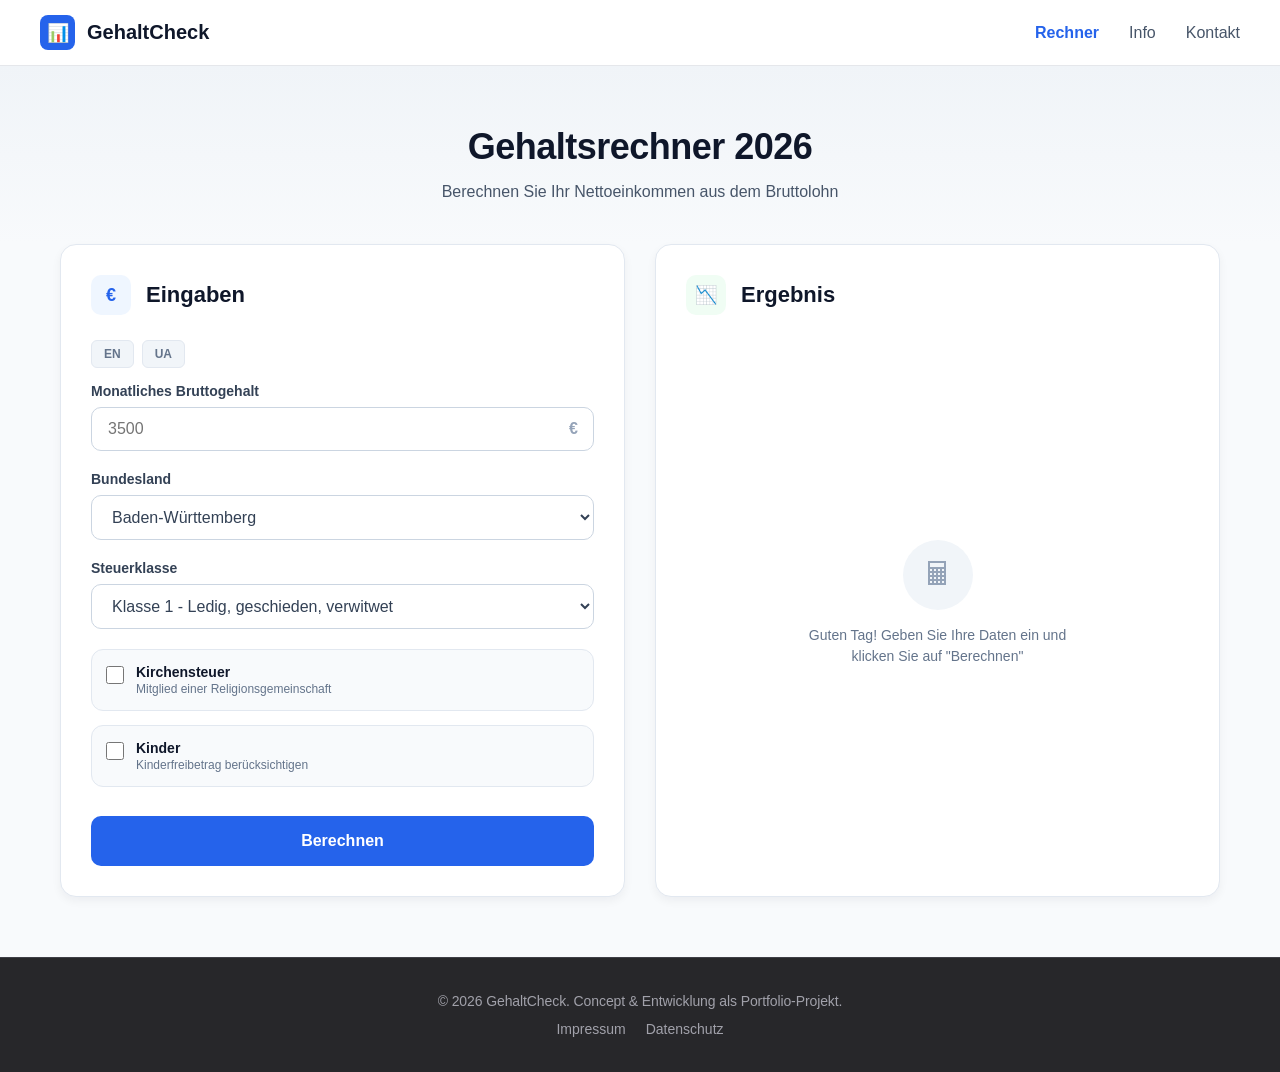
<file: index.html>
<!doctype html>
<html lang="de">
  <head>
    <meta charset="UTF-8" />
    <meta name="viewport" content="width=device-width, initial-scale=1.0" />
    <title>GehaltCheck</title>
    <link rel="stylesheet" href="./assets/css/style.css" />
    <link rel="icon" type="image/png" href="./assets/img/icon.png" />
  </head>
  <body>
    <header class="site-header">
      <div class="logo-container">
        <div class="logo-icon">📊</div>
        <a href="./index.html" class="logo-text">GehaltCheck</a>
      </div>

      <nav class="main-nav">
        <ul class="nav-list">
          <li><a href="./index.html" class="nav-link active">Rechner</a></li>
          <li><a href="./info.html" class="nav-link">Info</a></li>
          <li><a href="./kontakt.html" class="nav-link">Kontakt</a></li>
        </ul>
      </nav>
    </header>
    <main class="main-content">
      <section class="hero-section">
        <h1 class="hero-title" data-i18n="hero_title">Gehaltsrechner 2026</h1>
        <p class="hero-subtitle" data-i18n="hero_subtitle">
          Berechnen Sie Ihr Nettoeinkommen aus dem Bruttolohn
        </p>
      </section>

      <div class="calculator-container">
        <form class="calc-card input-card" id="tax-form">
          <div class="card-header">
            <span class="card-icon icon-blue">€</span>
            <h2 data-i18n="card_eingaben">Eingaben</h2>
          </div>
          <div class="lang-switcher">
            <button type="button" class="btn-lang" data-lang="en">EN</button>
            <button type="button" class="btn-lang" data-lang="uk">UA</button>
          </div>

          <div class="input-group">
            <label for="brutto" data-i18n="label_brutto"
              >Monatliches Bruttogehalt</label
            >
            <div class="input-with-currency">
              <input
                type="number"
                id="brutto"
                placeholder="3500"
                min="0"
                required
              />
              <span class="currency-symbol">€</span>
            </div>
          </div>

          <div class="input-group">
            <label for="bundesland" data-i18n="label_bundesland"
              >Bundesland</label
            >
            <select id="bundesland">
              <option value="BW" selected>Baden-Württemberg</option>
              <option value="BY">Bayern</option>
              <option value="BE">Berlin</option>
              <option value="BB">Brandenburg</option>
              <option value="HB">Bremen</option>
              <option value="HH">Hamburg</option>
              <option value="HE">Hessen</option>
              <option value="MV">Mecklenburg-Vorpommern</option>
              <option value="NI">Niedersachsen</option>
              <option value="NW">Nordrhein-Westfalen</option>
              <option value="RP">Rheinland-Pfalz</option>
              <option value="SL">Saarland</option>
              <option value="SN">Sachsen</option>
              <option value="ST">Sachsen-Anhalt</option>
              <option value="SH">Schleswig-Holstein</option>
              <option value="TH">Thüringen</option>
            </select>
          </div>

          <div class="input-group">
            <label for="steuerklasse" data-i18n="label_steuerklasse"
              >Steuerklasse</label
            >
            <select id="steuerklasse">
              <option value="1" data-i18n="sk_1">
                Klasse 1 - Ledig, geschieden, verwitwet
              </option>
              <option value="2" data-i18n="sk_2">
                Klasse 2 - Alleinerziehend
              </option>
              <option value="3" data-i18n="sk_3">
                Klasse 3 - Verheiratet (Höheres Einkommen)
              </option>
              <option value="4" data-i18n="sk_4">
                Klasse 4 - Verheiratet (Gleiches Einkommen)
              </option>
              <option value="5" data-i18n="sk_5">
                Klasse 5 - Verheiratet (Geringeres Einkommen)
              </option>
              <option value="6" data-i18n="sk_6">
                Klasse 6 - Zweitjob / Nebeneinkunft
              </option>
            </select>
          </div>

          <div class="checkbox-group">
            <input type="checkbox" id="kirchensteuer" />
            <label for="kirchensteuer">
              <strong data-i18n="church_title">Kirchensteuer</strong>
              <span data-i18n="church_sub"
                >Mitglied einer Religionsgemeinschaft</span
              >
            </label>
          </div>

          <div class="checkbox-group">
            <input type="checkbox" id="kinder" />
            <label for="kinder">
              <strong data-i18n="kinder_title">Kinder</strong>
              <span data-i18n="kinder_sub"
                >Kinderfreibetrag berücksichtigen</span
              >
            </label>
          </div>

          <button type="submit" class="btn-berechnen" data-i18n="btn_berechnen">
            Berechnen
          </button>
        </form>

        <div class="calc-card result-card">
          <div class="card-header">
            <span class="card-icon icon-green">📉</span>
            <h2 data-i18n="card_ergebnis">Ergebnis</h2>
          </div>

          <div class="result-placeholder" id="placeholder-box">
            <div class="placeholder-icon">🖩</div>
            <p data-i18n="placeholder_text">
              Guten Tag! Geben Sie Ihre Daten ein und klicken Sie auf
              "Berechnen"
            </p>
          </div>

          <div class="result-display hidden" id="results-box">
            <div class="results-table">
              <div class="table-row row-brutto">
                <span data-i18n="res_brutto_lbl">Bruttogehalt</span>
                <span class="value" id="res-brutto">0,00 €</span>
              </div>

              <div class="table-divider"></div>

              <div class="table-row text-red">
                <span data-i18n="res_lohnsteuer_lbl">Lohnsteuer</span>
                <span class="value" id="res-lohnsteuer">-0,00 €</span>
              </div>

              <div
                class="table-row text-red"
                id="row-church"
                style="display: none"
              >
                <span data-i18n="res_church_lbl">Kirchensteuer</span>
                <span class="value" id="res-church">-0,00 €</span>
              </div>

              <div class="table-divider"></div>

              <div class="table-row text-orange">
                <span data-i18n="res_rente_lbl">Rentenversicherung</span>
                <span class="value" id="res-rente">-0,00 €</span>
              </div>

              <div class="table-row text-orange">
                <span data-i18n="res_kranken_lbl">Krankenversicherung</span>
                <span class="value" id="res-kranken">-0,00 €</span>
              </div>

              <div class="table-row text-orange">
                <span data-i18n="res_arbeit_lbl">Arbeitslosenversicherung</span>
                <span class="value" id="res-arbeit">-0,00 €</span>
              </div>

              <div class="table-row text-orange">
                <span data-i18n="res_pflege_lbl">Pflegeversicherung</span>
                <span class="value" id="res-pflege">-0,00 €</span>
              </div>

              <div class="table-divider-thick"></div>

              <div class="netto-result-card">
                <div class="result-label" data-i18n="netto_title">
                  Ihr Nettolohn
                </div>
                <div class="result-value" id="res-netto">0,00 €</div>
                <div class="result-sub-label" data-i18n="pro_monat">
                  pro Monat
                </div>
              </div>
            </div>
          </div>
        </div>
      </div>
    </main>
    <footer class="site-footer">
      <div class="footer-container">
        <p class="footer-copyright">
          &copy; 2026 GehaltCheck. Сoncept & Entwicklung als Portfolio-Projekt.
        </p>
        <nav class="footer-links">
          <a href="impressum.html" class="footer-link">Impressum</a>
          <a href="datenschutz.html" class="footer-link">Datenschutz</a>
        </nav>
      </div>
    </footer>
    <script src="./assets/js/script.js"></script>
  </body>
</html>
</file>
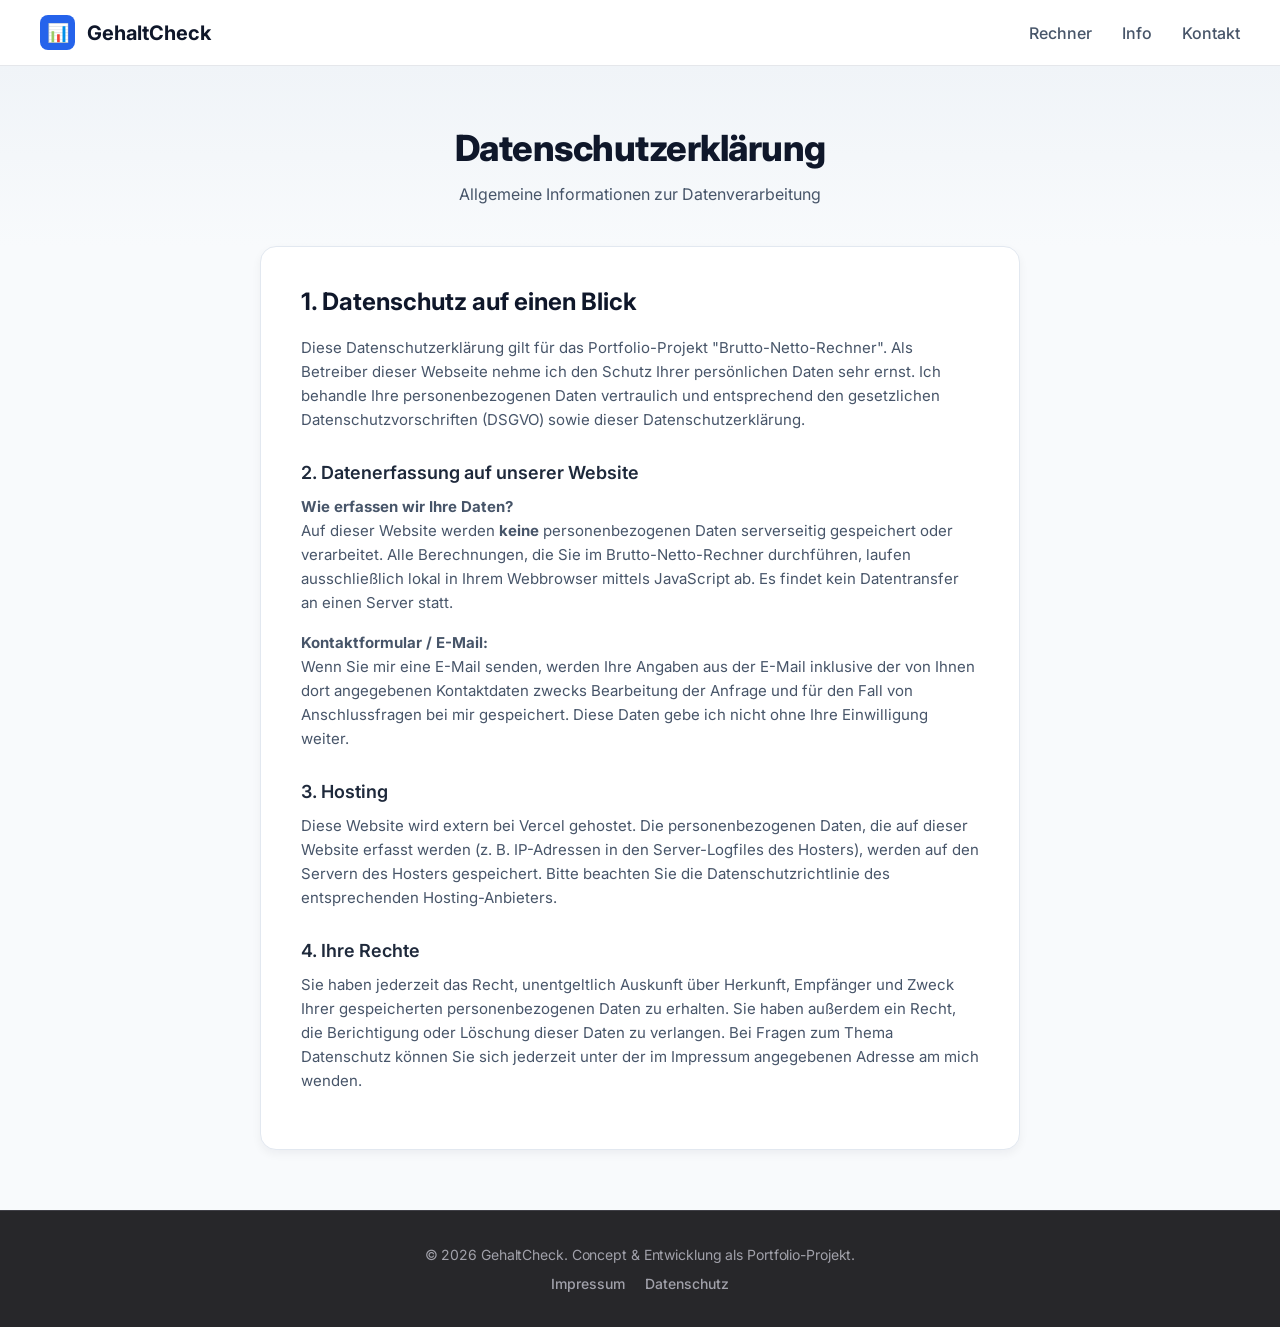
<file: datenschutz.html>
<!doctype html>
<html lang="de">
  <head>
    <meta charset="UTF-8" />
    <meta name="viewport" content="width=device-width, initial-scale=1.0" />
    <title>Datenschutzerklärung - GehaltCheck</title>
    <link rel="preconnect" href="https://fonts.googleapis.com" />
    <link rel="preconnect" href="https://fonts.gstatic.com" crossorigin />
    <link
      href="https://fonts.googleapis.com/css2?family=Inter:wght@400;500;600;700;800&display=swap"
      rel="stylesheet"
    />
    <link rel="stylesheet" href="./assets/css/style.css" />
    <link rel="icon" type="image/png" href="./assets/img/icon.png" />
  </head>
  <body>
    <header class="site-header">
      <div class="logo-container">
        <div class="logo-icon">📊</div>
        <a href="./index.html" class="logo-text">GehaltCheck</a>
      </div>
      <nav class="main-nav">
        <ul class="nav-list">
          <li><a href="index.html" class="nav-link">Rechner</a></li>
          <li><a href="info.html" class="nav-link">Info</a></li>
          <li><a href="kontakt.html" class="nav-link">Kontakt</a></li>
        </ul>
      </nav>
    </header>

    <main class="main-content">
      <section class="hero-section">
        <h1 class="hero-title">Datenschutzerklärung</h1>
        <p class="hero-subtitle">
          Allgemeine Informationen zur Datenverarbeitung
        </p>
      </section>

      <div class="info-container">
        <div class="info-card">
          <h2>1. Datenschutz auf einen Blick</h2>
          <p>
            Diese Datenschutzerklärung gilt für das Portfolio-Projekt
            "Brutto-Netto-Rechner". Als Betreiber dieser Webseite nehme ich den
            Schutz Ihrer persönlichen Daten sehr ernst. Ich behandle Ihre
            personenbezogenen Daten vertraulich und entsprechend den
            gesetzlichen Datenschutzvorschriften (DSGVO) sowie dieser
            Datenschutzerklärung.
          </p>

          <h3>2. Datenerfassung auf unserer Website</h3>
          <p>
            <strong>Wie erfassen wir Ihre Daten?</strong><br />
            Auf dieser Website werden <strong>keine</strong> personenbezogenen
            Daten serverseitig gespeichert oder verarbeitet. Alle Berechnungen,
            die Sie im Brutto-Netto-Rechner durchführen, laufen ausschließlich
            lokal in Ihrem Webbrowser mittels JavaScript ab. Es findet kein
            Datentransfer an einen Server statt.
          </p>

          <p>
            <strong>Kontaktformular / E-Mail:</strong><br />
            Wenn Sie mir eine E-Mail senden, werden Ihre Angaben aus der E-Mail
            inklusive der von Ihnen dort angegebenen Kontaktdaten zwecks
            Bearbeitung der Anfrage und für den Fall von Anschlussfragen bei mir
            gespeichert. Diese Daten gebe ich nicht ohne Ihre Einwilligung
            weiter.
          </p>

          <h3>3. Hosting</h3>
          <p>
            Diese Website wird extern bei Vercel gehostet. Die personenbezogenen Daten, die auf dieser Website erfasst werden (z. B. IP-Adressen in den Server-Logfiles des Hosters), werden auf den Servern des Hosters gespeichert. Bitte beachten Sie die Datenschutzrichtlinie des entsprechenden Hosting-Anbieters.
          </p>

          <h3>4. Ihre Rechte</h3>
          <p>
            Sie haben jederzeit das Recht, unentgeltlich Auskunft über Herkunft,
            Empfänger und Zweck Ihrer gespeicherten personenbezogenen Daten zu
            erhalten. Sie haben außerdem ein Recht, die Berichtigung oder
            Löschung dieser Daten zu verlangen. Bei Fragen zum Thema Datenschutz
            können Sie sich jederzeit unter der im Impressum angegebenen Adresse
            am mich wenden.
          </p>
        </div>
      </div>
    </main>

    <footer class="site-footer">
      <div class="footer-container">
        <p class="footer-copyright">
          &copy; 2026 GehaltCheck. Concept & Entwicklung als
          Portfolio-Projekt.
        </p>
        <nav class="footer-links">
          <a href="impressum.html" class="footer-link">Impressum</a>
          <a href="datenschutz.html" class="footer-link">Datenschutz</a>
        </nav>
      </div>
    </footer>
  </body>
</html>
</file>
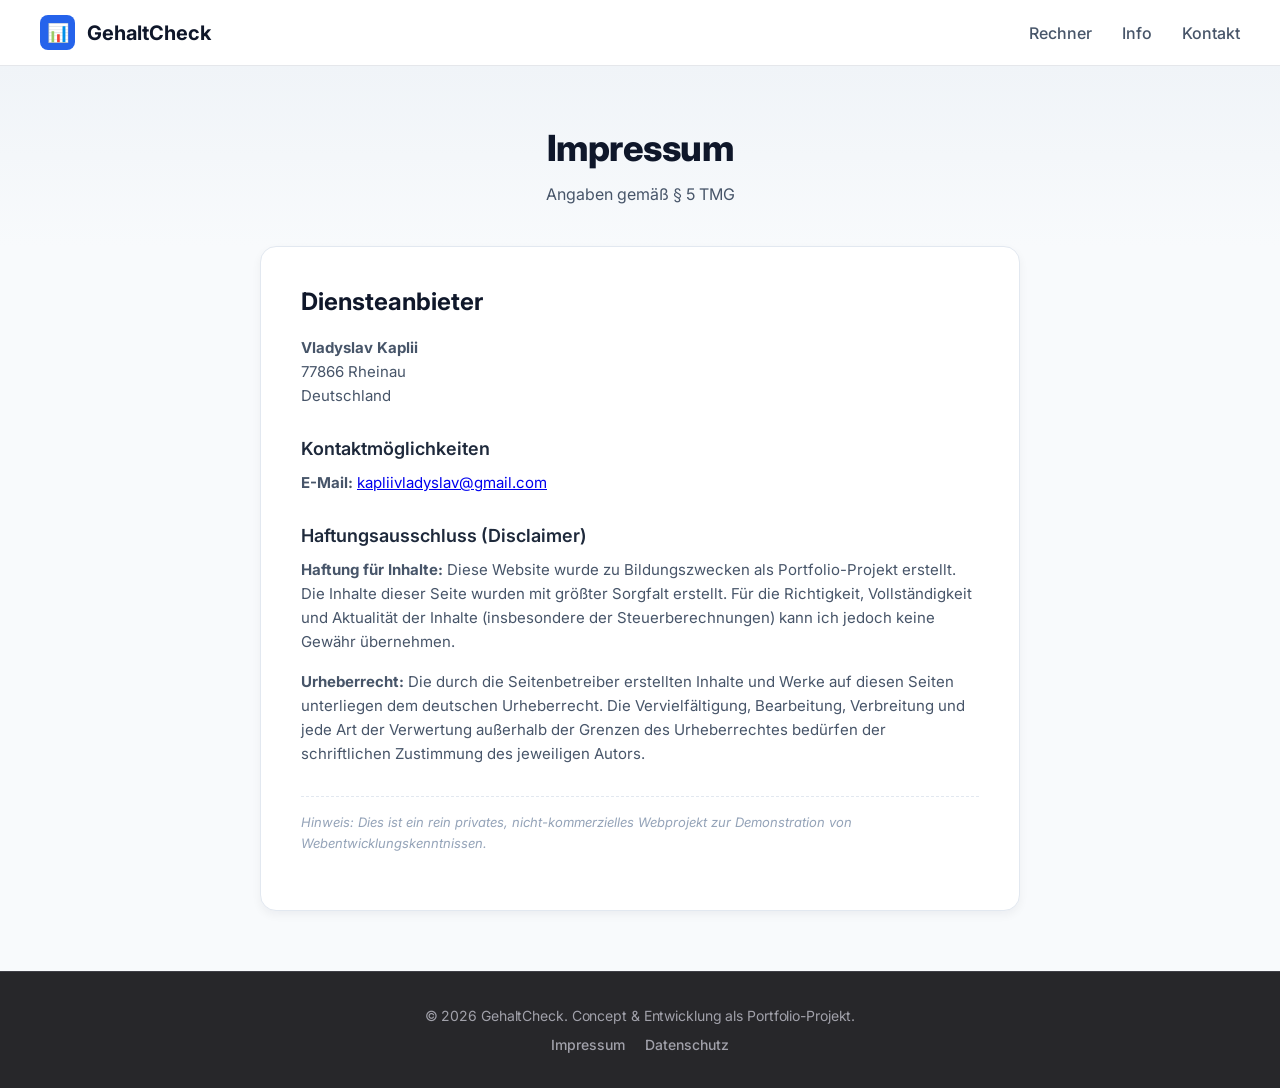
<file: impressum.html>
<!doctype html>
<html lang="de">
  <head>
    <meta charset="UTF-8" />
    <meta name="viewport" content="width=device-width, initial-scale=1.0" />
    <title>Impressum - GehaltCheck</title>
    <link rel="preconnect" href="https://fonts.googleapis.com" />
    <link rel="preconnect" href="https://fonts.gstatic.com" crossorigin />
    <link
      href="https://fonts.googleapis.com/css2?family=Inter:wght@400;500;600;700;800&display=swap"
      rel="stylesheet"
    />
    <link rel="stylesheet" href="./assets/css/style.css" />
    <link rel="icon" type="image/png" href="./assets/img/icon.png" />
  </head>
  <body>
    <header class="site-header">
      <div class="logo-container">
        <div class="logo-icon">📊</div>
        <a href="./index.html" class="logo-text">GehaltCheck</a>
      </div>
      <nav class="main-nav">
        <ul class="nav-list">
          <li><a href="index.html" class="nav-link">Rechner</a></li>
          <li><a href="info.html" class="nav-link">Info</a></li>
          <li><a href="kontakt.html" class="nav-link">Kontakt</a></li>
        </ul>
      </nav>
    </header>

    <main class="main-content">
      <section class="hero-section">
        <h1 class="hero-title">Impressum</h1>
        <p class="hero-subtitle">Angaben gemäß § 5 TMG</p>
      </section>

      <div class="info-container">
        <div class="info-card">
          <h2>Diensteanbieter</h2>
          <p>
            <strong>Vladyslav Kaplii</strong>
            <br />
            77866 Rheinau<br />
            Deutschland
          </p>

          <h3>Kontaktmöglichkeiten</h3>
          <p>
            <strong>E-Mail:</strong>
            <a href="mailto:vladyslav.kaplii@example.com"
              >kapliivladyslav@gmail.com</a
            >
          </p>

          <h3>Haftungsausschluss (Disclaimer)</h3>
          <p>
            <strong>Haftung für Inhalte:</strong> Diese Website wurde zu Bildungszwecken als Portfolio-Projekt erstellt. Die Inhalte dieser Seite wurden mit größter Sorgfalt erstellt. Für die Richtigkeit, Vollständigkeit und Aktualität der Inhalte (insbesondere der Steuerberechnungen) kann ich jedoch keine Gewähr übernehmen.
          </p>

          <p>
            <strong>Urheberrecht:</strong> Die durch die Seitenbetreiber
            erstellten Inhalte und Werke auf diesen Seiten unterliegen dem
            deutschen Urheberrecht. Die Vervielfältigung, Bearbeitung,
            Verbreitung und jede Art der Verwertung außerhalb der Grenzen des
            Urheberrechtes bedürfen der schriftlichen Zustimmung des jeweiligen
            Autors.
          </p>

          <div class="table-divider" style="margin-top: 30px"></div>
          <p style="font-size: 13px; color: #94a3b8; margin-top: 15px">
            <em
              >Hinweis: Dies ist ein rein privates, nicht-kommerzielles
              Webprojekt zur Demonstration von Webentwicklungskenntnissen.</em
            >
          </p>
        </div>
      </div>
    </main>

    <footer class="site-footer">
      <div class="footer-container">
        <p class="footer-copyright">
          &copy; 2026 GehaltCheck. Concept & Entwicklung als Portfolio-Projekt.
        </p>
        <nav class="footer-links">
          <a href="impressum.html" class="footer-link">Impressum</a>
          <a href="datenschutz.html" class="footer-link">Datenschutz</a>
        </nav>
      </div>
    </footer>
  </body>
</html>
</file>
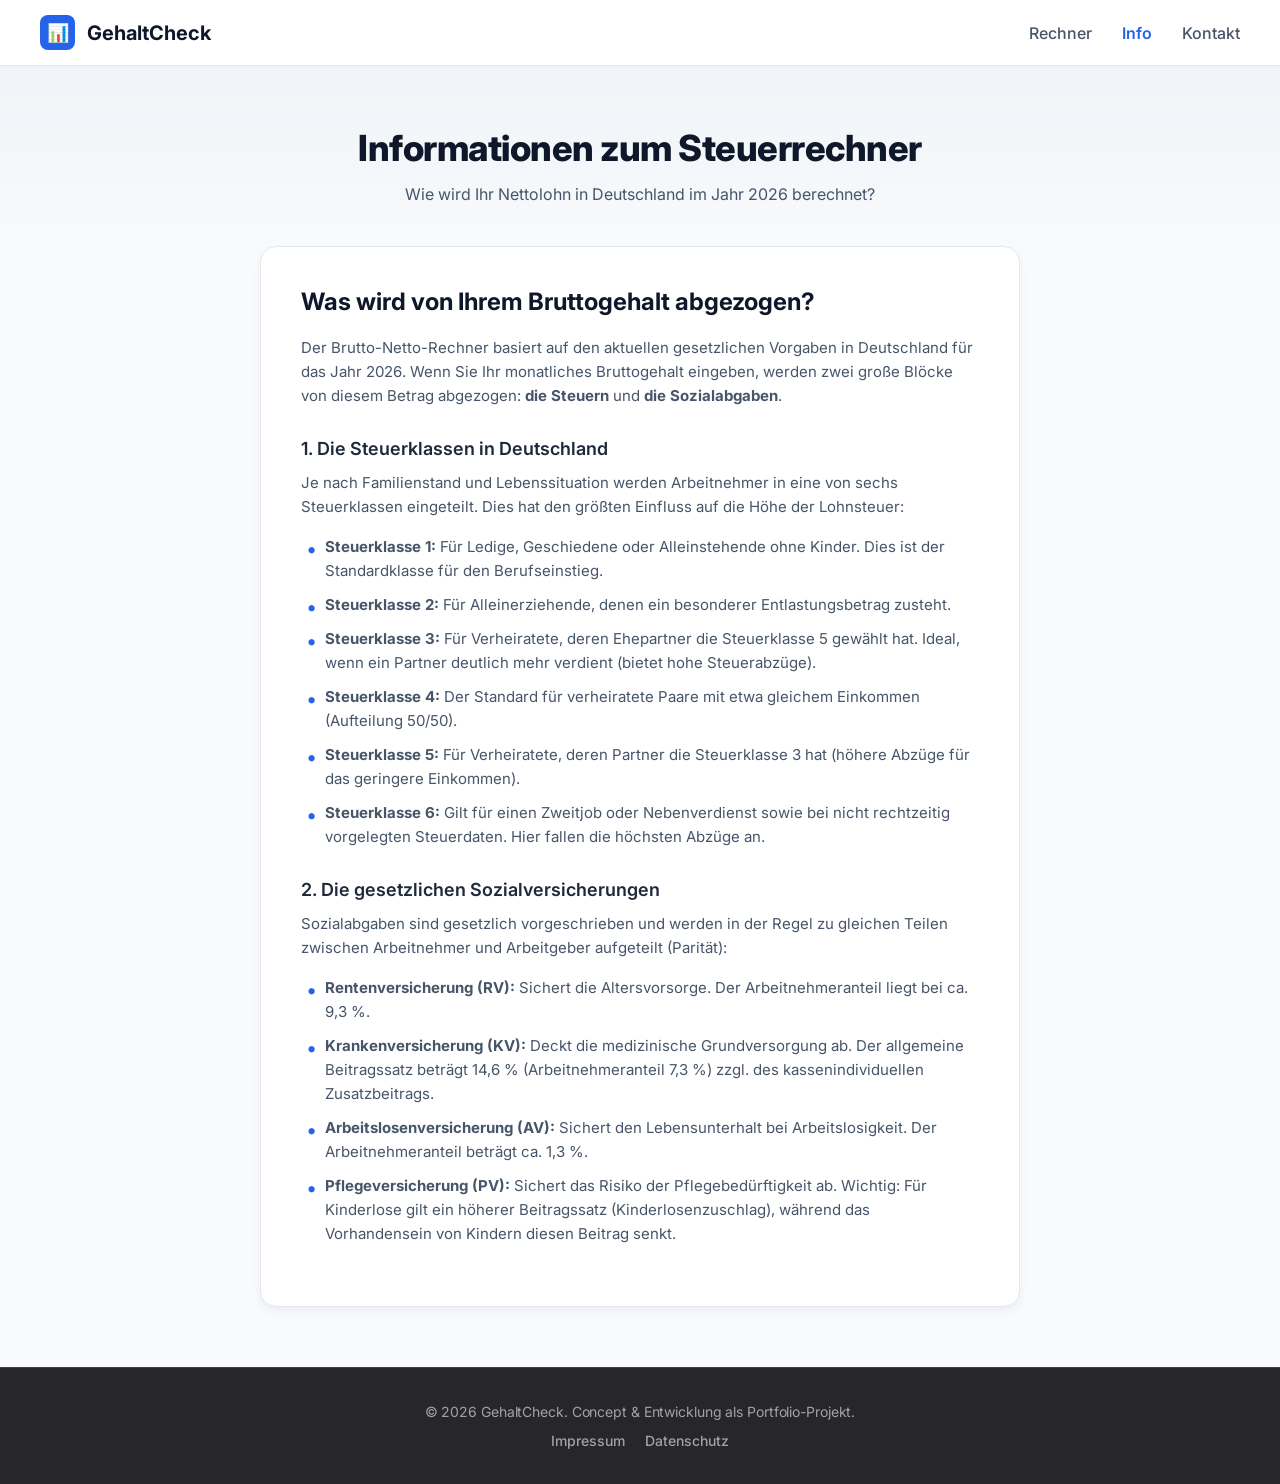
<file: info.html>
<!doctype html>
<html lang="de">
  <head>
    <meta charset="UTF-8" />
    <meta name="viewport" content="width=device-width, initial-scale=1.0" />
    <title>Informationen - GehaltCheck</title>
    <link rel="preconnect" href="https://fonts.googleapis.com" />
    <link rel="preconnect" href="https://fonts.gstatic.com" crossorigin />
    <link
      href="https://fonts.googleapis.com/css2?family=Inter:wght@400;500;600;700;800&display=swap"
      rel="stylesheet"
    />
    <link rel="stylesheet" href="./assets/css/style.css" />
    <link rel="icon" type="image/png" href="./assets/img/icon.png" />
  </head>
  <body>
    <header class="site-header">
      <div class="logo-container">
        <div class="logo-icon">📊</div>
        <a href="./index.html" class="logo-text">GehaltCheck</a>
      </div>
      <nav class="main-nav">
        <ul class="nav-list">
          <li><a href="index.html" class="nav-link">Rechner</a></li>
          <li><a href="info.html" class="nav-link active">Info</a></li>
          <li><a href="kontakt.html" class="nav-link">Kontakt</a></li>
        </ul>
      </nav>
    </header>

    <main class="main-content">
      <section class="hero-section">
        <h1 class="hero-title">Informationen zum Steuerrechner</h1>
        <p class="hero-subtitle">
          Wie wird Ihr Nettolohn in Deutschland im Jahr 2026 berechnet?
        </p>
      </section>

      <div class="info-container">
        <div class="info-card">
          <h2>Was wird von Ihrem Bruttogehalt abgezogen?</h2>
          <p>
            Der Brutto-Netto-Rechner basiert auf den aktuellen gesetzlichen
            Vorgaben in Deutschland für das Jahr 2026. Wenn Sie Ihr monatliches
            Bruttogehalt eingeben, werden zwei große Blöcke von diesem Betrag
            abgezogen: <strong>die Steuern</strong> und
            <strong>die Sozialabgaben</strong>.
          </p>

          <h3>1. Die Steuerklassen in Deutschland</h3>
          <p>
            Je nach Familienstand und Lebenssituation werden Arbeitnehmer in
            eine von sechs Steuerklassen eingeteilt. Dies hat den größten
            Einfluss auf die Höhe der Lohnsteuer:
          </p>
          <ul class="info-list">
            <li>
              <strong>Steuerklasse 1:</strong> Für Ledige, Geschiedene oder
              Alleinstehende ohne Kinder. Dies ist der Standardklasse für den
              Berufseinstieg.
            </li>
            <li>
              <strong>Steuerklasse 2:</strong> Für Alleinerziehende, denen ein
              besonderer Entlastungsbetrag zusteht.
            </li>
            <li>
              <strong>Steuerklasse 3:</strong> Für Verheiratete, deren
              Ehepartner die Steuerklasse 5 gewählt hat. Ideal, wenn ein Partner
              deutlich mehr verdient (bietet hohe Steuerabzüge).
            </li>
            <li>
              <strong>Steuerklasse 4:</strong> Der Standard für verheiratete
              Paare mit etwa gleichem Einkommen (Aufteilung 50/50).
            </li>
            <li>
              <strong>Steuerklasse 5:</strong> Für Verheiratete, deren Partner
              die Steuerklasse 3 hat (höhere Abzüge für das geringere
              Einkommen).
            </li>
            <li>
              <strong>Steuerklasse 6:</strong> Gilt für einen Zweitjob oder
              Nebenverdienst sowie bei nicht rechtzeitig vorgelegten
              Steuerdaten. Hier fallen die höchsten Abzüge an.
            </li>
          </ul>

          <h3>2. Die gesetzlichen Sozialversicherungen</h3>
          <p>
            Sozialabgaben sind gesetzlich vorgeschrieben und werden in der Regel
            zu gleichen Teilen zwischen Arbeitnehmer und Arbeitgeber aufgeteilt
            (Parität):
          </p>
          <ul class="info-list">
            <li>
              <strong>Rentenversicherung (RV):</strong> Sichert die
              Altersvorsorge. Der Arbeitnehmeranteil liegt bei ca. 9,3 %.
            </li>
            <li>
              <strong>Krankenversicherung (KV):</strong> Deckt die medizinische
              Grundversorgung ab. Der allgemeine Beitragssatz beträgt 14,6 %
              (Arbeitnehmeranteil 7,3 %) zzgl. des kassenindividuellen
              Zusatzbeitrags.
            </li>
            <li>
              <strong>Arbeitslosenversicherung (AV):</strong> Sichert den
              Lebensunterhalt bei Arbeitslosigkeit. Der Arbeitnehmeranteil
              beträgt ca. 1,3 %.
            </li>
            <li>
              <strong>Pflegeversicherung (PV):</strong> Sichert das Risiko der
              Pflegebedürftigkeit ab. Wichtig: Für Kinderlose gilt ein höherer
              Beitragssatz (Kinderlosenzuschlag), während das Vorhandensein von
              Kindern diesen Beitrag senkt.
            </li>
          </ul>
        </div>
      </div>
    </main>

    <footer class="site-footer">
      <div class="footer-container">
        <p class="footer-copyright">
          &copy; 2026 GehaltCheck. Concept & Entwicklung als Portfolio-Projekt.
        </p>
        <nav class="footer-links">
          <a href="impressum.html" class="footer-link">Impressum</a>
          <a href="datenschutz.html" class="footer-link">Datenschutz</a>
        </nav>
      </div>
    </footer>
  </body>
</html>
</file>
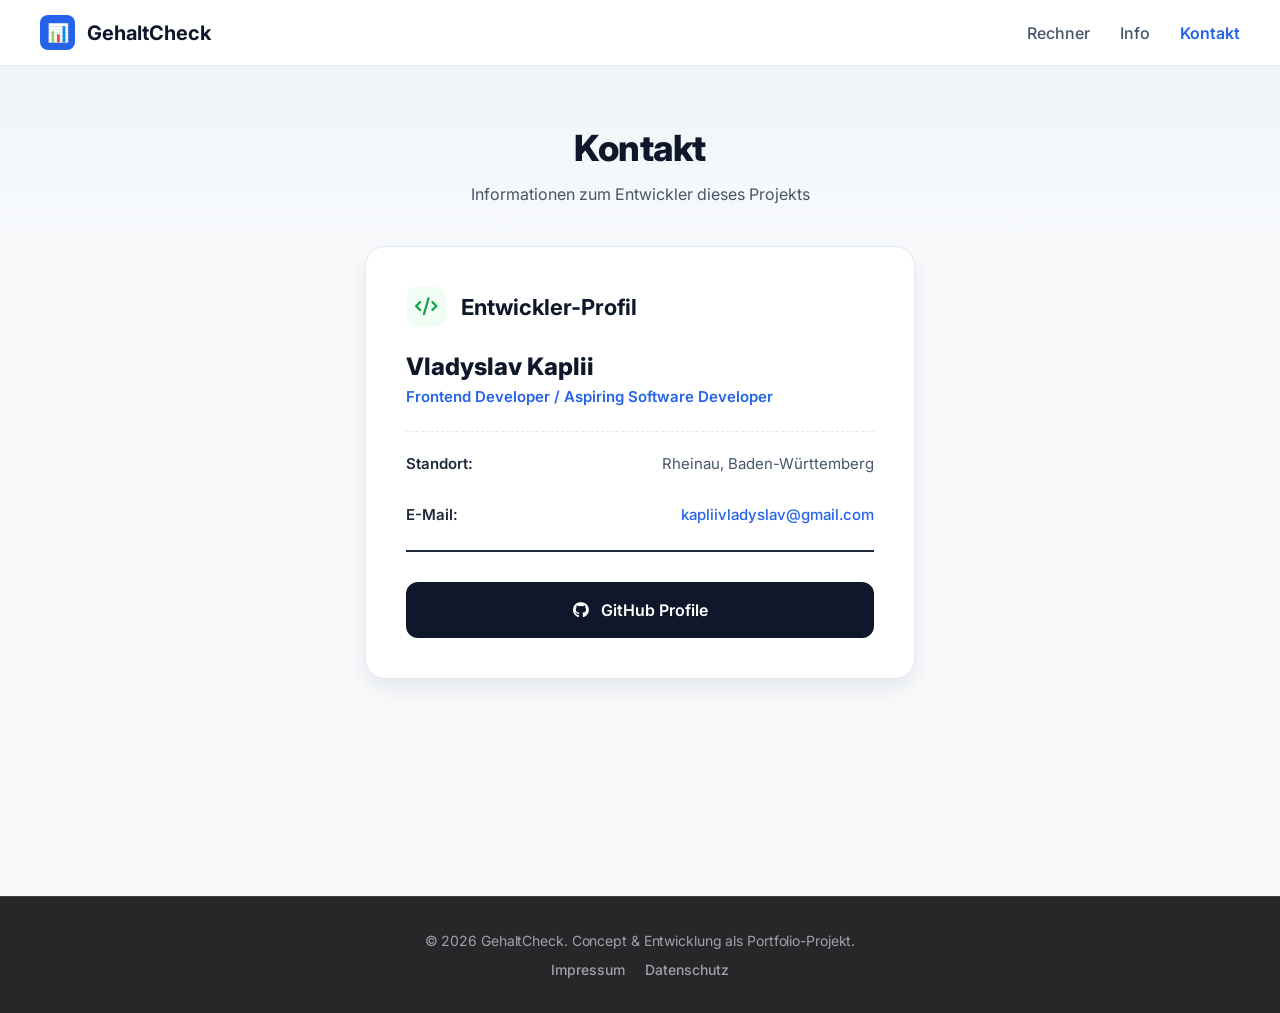
<file: kontakt.html>
<!doctype html>
<html lang="de">
  <head>
    <meta charset="UTF-8" />
    <meta name="viewport" content="width=device-width, initial-scale=1.0" />
    <title>Kontakt - GehaltCheck</title>
    <link rel="preconnect" href="https://fonts.googleapis.com" />
    <link rel="preconnect" href="https://fonts.gstatic.com" crossorigin />
    <link
      href="https://fonts.googleapis.com/css2?family=Inter:wght@400;500;600;700;800&display=swap"
      rel="stylesheet"
    />
    <link
      rel="stylesheet"
      href="https://cdnjs.cloudflare.com/ajax/libs/font-awesome/6.5.1/css/all.min.css"
    />
    <link rel="stylesheet" href="./assets/css/style.css" />
    <link rel="icon" type="image/png" href="./assets/img/icon.png" />
    <style>
      .contact-wrapper {
        display: flex;
        justify-content: center;
        align-items: flex-start;
        padding: 0 20px 80px 20px;
        width: 100%;
      }

      .profile-card {
        max-width: 550px;
        width: 100%;
        background-color: #ffffff;
        border-radius: 20px;
        box-shadow: 0 10px 25px rgba(15, 23, 42, 0.08);
        border: 1px solid #e2e8f0;
        padding: 40px;
        display: flex;
        flex-direction: column;
      }

      .developer-info h3 {
        font-size: 24px;
        color: #0f172a;
        margin-bottom: 6px;
        font-weight: 800;
      }

      .dev-tag {
        font-size: 15px;
        color: #2563eb;
        font-weight: 600;
        margin-bottom: 25px;
        display: block;
      }

      .dev-contact-row {
        display: flex;
        justify-content: space-between;
        align-items: center;
        padding: 16px 0;
        font-size: 15px;
        color: #475569;
      }

      .dev-contact-row strong {
        color: #1e293b;
        font-weight: 600;
      }

      .dev-contact-row a {
        color: #2563eb;
        text-decoration: none;
        font-weight: 500;
      }

      .dev-contact-row a:hover {
        text-decoration: underline;
      }

      .github-btn-large {
        display: flex;
        align-items: center;
        justify-content: center;
        gap: 12px;
        width: 100%;
        padding: 18px;
        background-color: #0f172a;
        color: #ffffff;
        text-decoration: none;
        border-radius: 12px;
        font-weight: 600;
        font-size: 16px;
        margin-top: 30px;
        transition: all 0.3s ease;
      }

      .github-btn-large:hover {
        background-color: #1e293b;
        transform: translateY(-2px);
        box-shadow: 0 5px 15px rgba(15, 23, 42, 0.2);
      }
    </style>
  </head>
  <body>
    <header class="site-header">
      <div class="logo-container">
        <div class="logo-icon">📊</div>
        <a href="./index.html" class="logo-text">GehaltCheck</a>
      </div>
      <nav class="main-nav">
        <ul class="nav-list">
          <li><a href="index.html" class="nav-link">Rechner</a></li>
          <li><a href="info.html" class="nav-link">Info</a></li>
          <li><a href="kontakt.html" class="nav-link active">Kontakt</a></li>
        </ul>
      </nav>
    </header>

    <main class="main-content">
      <section class="hero-section">
        <h1 class="hero-title">Kontakt</h1>
        <p class="hero-subtitle">
          Informationen zum Entwickler dieses Projekts
        </p>
      </section>

      <div class="contact-wrapper">
        <div class="profile-card">
          <div class="card-header">
            <span class="card-icon icon-green">
              <i class="fa-solid fa-code"></i>
            </span>
            <h2>Entwickler-Profil</h2>
          </div>

          <div class="developer-info">
            <h3>Vladyslav Kaplii</h3>
            <span class="dev-tag"
              >Frontend Developer / Aspiring Software Developer</span
            >

            <div class="table-divider"></div>

            <div class="dev-contact-row">
              <strong>Standort:</strong>
              <span>Rheinau, Baden-Württemberg</span>
            </div>

            <div class="dev-contact-row">
              <strong>E-Mail:</strong>
              <span
                ><a href="mailto:vladyslav.kaplii@example.com"
                  >kapliivladyslav@gmail.com</a
                ></span
              >
            </div>

            <div class="table-divider-thick"></div>

            <a
              href="https://github.com/999belial"
              target="_blank"
              class="github-btn-large"
            >
              <i class="fa-brands fa-github"></i>
              GitHub Profile
            </a>
          </div>
        </div>
      </div>
    </main>

    <footer class="site-footer">
      <div class="footer-container">
        <p class="footer-copyright">
          &copy; 2026 GehaltCheck. Concept & Entwicklung als Portfolio-Projekt.
        </p>
        <nav class="footer-links">
          <a href="impressum.html" class="footer-link">Impressum</a>
          <a href="datenschutz.html" class="footer-link">Datenschutz</a>
        </nav>
      </div>
    </footer>
  </body>
</html>
</file>
<file: assets/css/style.css>
* {
  margin: 0;
  padding: 0;
  box-sizing: border-box;
}

body {
  font-family: "Arial", sans-serif;
}

.site-header {
  display: flex;
  justify-content: space-between;
  align-items: center;
  padding: 15px 40px;
  background-color: #ffffff;
  border-bottom: 1px solid #e5e7eb;
}

.logo-container {
  display: flex;
  align-items: center;
  gap: 12px;
}

.logo-icon {
  background-color: #2563eb;
  color: white;
  width: 35px;
  height: 35px;
  border-radius: 8px;
  display: flex;
  align-items: center;
  justify-content: center;
  font-size: 18px;
}

.logo-text {
  font-size: 20px;
  font-weight: bold;
  color: #0f172a;
}

.nav-list {
  display: flex;
  list-style: none;
  gap: 30px;
}

.nav-link {
  text-decoration: none;
  color: #475569;
  font-size: 16px;
  font-weight: 500;
  transition: color 0.2s ease;
}

.nav-link:hover {
  color: #2563eb;
}

.nav-link.active {
  color: #2563eb;
  font-weight: 600;
}
.main-content {
  background-color: #f8fafc;
  min-height: calc(100vh - 70px);
}

.hero-section {
  text-align: center;
  padding: 60px 20px 40px 20px;
  background: linear-gradient(to bottom, #f0f4f8, #f8fafc);
}

.hero-title {
  font-size: 36px;
  font-weight: 800;
  color: #0f172a;
  margin-bottom: 12px;
  letter-spacing: -0.5px;
}

.hero-subtitle {
  font-size: 16px;
  color: #475569;
  font-weight: 400;
  max-width: 600px;
  margin: 0 auto;
  line-height: 1.5;
}

.calculator-container {
  display: flex;
  max-width: 1200px;
  margin: 0 auto;
  padding: 0 20px 60px 20px;
  gap: 30px;
}

.calc-card {
  background-color: #ffffff;
  border-radius: 16px;
  box-shadow: 0 4px 10px rgba(15, 23, 42, 0.05);
  border: 1px solid #e2e8f0;
  padding: 30px;
  flex: 1;
  display: flex;
  flex-direction: column;
}

.card-header {
  display: flex;
  align-items: center;
  gap: 15px;
  margin-bottom: 25px;
}

.card-header h2 {
  font-size: 22px;
  color: #0f172a;
  font-weight: 700;
}

.card-icon {
  width: 40px;
  height: 40px;
  border-radius: 10px;
  display: flex;
  align-items: center;
  justify-content: center;
  font-weight: bold;
  font-size: 18px;
}

.icon-blue {
  background-color: #eff6ff;
  color: #2563eb;
}
.icon-green {
  background-color: #f0fdf4;
  color: #16a34a;
}

.input-group {
  display: flex;
  flex-direction: column;
  gap: 8px;
  margin-bottom: 20px;
}

.input-group label {
  font-size: 14px;
  font-weight: 600;
  color: #334155;
}

.input-group input,
.input-group select {
  width: 100%;
  padding: 12px 16px;
  border: 1px solid #cbd5e1;
  border-radius: 10px;
  font-size: 16px;
  color: #334155;
  background-color: #ffffff;
  outline: none;
}

.input-group input:focus,
.input-group select:focus {
  border-color: #2563eb;
}

.input-with-currency {
  position: relative;
  display: flex;
  align-items: center;
}

.currency-symbol {
  position: absolute;
  right: 16px;
  color: #94a3b8;
  font-weight: 600;
}

.checkbox-group {
  display: flex;
  align-items: flex-start;
  gap: 12px;
  padding: 14px;
  border: 1px solid #e2e8f0;
  border-radius: 12px;
  margin-bottom: 14px;
  background-color: #f8fafc;
}

.checkbox-group input[type="checkbox"] {
  width: 18px;
  height: 18px;
  margin-top: 2px;
  cursor: pointer;
}

.checkbox-group label {
  display: flex;
  flex-direction: column;
  gap: 2px;
  cursor: pointer;
}

.checkbox-group label strong {
  font-size: 14px;
  color: #0f172a;
}
.checkbox-group label span {
  font-size: 12px;
  color: #64748b;
}

.btn-berechnen {
  width: 100%;
  padding: 16px;
  background-color: #2563eb;
  color: white;
  border: none;
  border-radius: 10px;
  font-size: 16px;
  font-weight: 600;
  cursor: pointer;
  margin-top: 15px;
  transition: background-color 0.2s;
}

.btn-berechnen:hover {
  background-color: #1d4ed8;
}

.result-placeholder {
  display: flex;
  flex-direction: column;
  align-items: center;
  justify-content: center;
  text-align: center;
  margin: auto 0;
  padding: 40px 20px;
}

.placeholder-icon {
  width: 70px;
  height: 70px;
  background-color: #f1f5f9;
  color: #94a3b8;
  border-radius: 50%;
  display: flex;
  align-items: center;
  justify-content: center;
  font-size: 32px;
  margin-bottom: 15px;
}

.result-placeholder p {
  font-size: 14px;
  color: #64748b;
  max-width: 260px;
  line-height: 1.5;
}

.result-display {
  display: flex;
  flex-direction: column;
  height: 100%;
  justify-content: center;
}

.table-row {
  display: flex;
  justify-content: space-between;
  padding: 12px 0;
  font-size: 15px;
  color: #334155;
  font-weight: 500;
}

.table-row .value {
  font-weight: 600;
}

.row-brutto {
  font-size: 16px;
  font-weight: 700;
  color: #0f172a;
}
.text-red {
  color: #dc2626;
}
.text-orange {
  color: #d97706;
}

.row-netto {
  font-size: 20px;
  color: #16a34a;
  font-weight: 800;
  padding: 16px 0;
}

.table-divider {
  hieght: 1px;
  border-top: 1px dashed #e2e8f0;
  margin: 6px 0;
}
.table-divider-thick {
  height: 1px;
  border-top: 2px solid #1e293b;
  margin: 10px 0;
}

.hidden {
  display: none !important;
}

@media (max-width: 768px) {
  .calculator-container {
    flex-direction: column;
  }
}

body {
  font-family: "Inter", "Segoe UI", Roboto, sans-serif;
}

.site-footer {
  background-color: #27272a;
  color: #a1a1aa;
  padding: 35px 20px;
  width: 100%;
  border-top: 1px solid #3f3f46;
}

.footer-container {
  max-width: 1200px;
  margin: 0 auto;
  display: flex;
  flex-direction: column;
  align-items: center;
  justify-content: center;
  gap: 12px;
  text-align: center;
}

.footer-copyright {
  font-size: 14px;
  font-weight: 400;
  letter-spacing: -0.1px;
}

.footer-links {
  display: flex;
  gap: 20px;
}

.footer-link {
  color: #a1a1aa;
  text-decoration: none;
  font-size: 14px;
  font-weight: 500;
  transition: color 0.2s ease;
}

.footer-link:hover {
  color: #f4f4f5;
}

.info-container {
  max-width: 800px;
  margin: 0 auto;
  padding: 0 20px 60px 20px;
}

.info-card {
  background-color: #ffffff;
  border-radius: 16px;
  box-shadow: 0 4px 10px rgba(15, 23, 42, 0.05);
  border: 1px solid #e2e8f0;
  padding: 40px;
}

.info-card h2 {
  font-size: 24px;
  color: #0f172a;
  margin-bottom: 20px;
  font-weight: 700;
}

.info-card h3 {
  font-size: 18px;
  color: #1e293b;
  margin-top: 30px;
  margin-bottom: 12px;
  font-weight: 600;
}

.info-card p {
  font-size: 15px;
  line-height: 1.6;
  color: #475569;
  margin-bottom: 16px;
}

.info-list {
  list-style: none;
  padding: 0;
  margin-bottom: 20px;
}

.info-list li {
  font-size: 15px;
  line-height: 1.6;
  color: #475569;
  padding-left: 24px;
  position: relative;
  margin-bottom: 10px;
}

.info-list li::before {
  content: "•";
  color: #2563eb;
  font-weight: bold;
  font-size: 20px;
  position: absolute;
  left: 6px;
  top: -2px;
}

textarea {
  width: 100%;
  padding: 12px 16px;
  border: 1px solid #cbd5e1;
  border-radius: 10px;
  font-size: 16px;
  color: #334155;
  background-color: #ffffff;
  outline: none;
  font-family: inherit;
  resize: vertical;
}

textarea:focus {
  border-color: #2563eb;
}

.developer-info h3 {
  font-size: 20px;
  color: #0f172a;
  margin-bottom: 4px;
}

.dev-tag {
  font-size: 14px;
  color: #2563eb;
  font-weight: 600;
  margin-bottom: 15px;
}

.dev-contact-row {
  display: flex;
  justify-content: space-between;
  padding: 12px 0;
  font-size: 14px;
  color: #475569;
}

.dev-contact-row a {
  color: #2563eb;
  text-decoration: none;
}

.dev-contact-row a:hover {
  text-decoration: underline;
}

.social-links-container {
  margin-top: 15px;
}

.social-btn {
  display: flex;
  align-items: center;
  justify-content: center;
  width: 100%;
  padding: 14px;
  background-color: #0f172a;
  color: white;
  text-decoration: none;
  border-radius: 10px;
  font-weight: 600;
  transition: background-color 0.2s;
}

.social-btn:hover {
  background-color: #1e293b;
}

.netto-result-card {
  background: linear-gradient(135deg, #10b981 0%, #059669 100%);
  color: #ffffff;
  border-radius: 16px;
  padding: 24px 30px;
  text-align: center;
  box-shadow: 0 10px 25px rgba(16, 185, 129, 0.25);
  margin: 25px 0;
  font-family: "Inter", sans-serif;
}

.netto-result-card .result-label {
  font-size: 14px;
  font-weight: 500;
  text-transform: none;
  letter-spacing: 0.5px;
  opacity: 0.9;
  margin-bottom: 6px;
}

.netto-result-card .result-value {
  font-size: 38px;
  font-weight: 800;
  letter-spacing: -0.5px;
  margin-bottom: 4px;
  color: #ffffff;
}

.netto-result-card .result-sub-label {
  font-size: 14px;
  font-weight: 500;
  opacity: 0.85;
}
input[type="number"]::-webkit-outer-spin-button,
input[type="number"]::-webkit-inner-spin-button {
  -webkit-appearance: none;
  margin: 0;
}

input[type="number"] {
  -moz-appearance: textfield;
}

.lang-switcher {
  display: flex;
  gap: 8px;
  margin-bottom: 15px;
}

.btn-lang {
  background-color: #f1f5f9;
  color: #64748b;
  border: 1px solid #e2e8f0;
  padding: 6px 12px;
  font-size: 12px;
  font-weight: 600;
  border-radius: 6px;
  cursor: pointer;
  transition: all 0.2s ease;
}

.btn-lang:hover {
  background-color: #e2e8f0;
  color: #334155;
}

.btn-lang.active {
  background-color: #2563eb;
  color: #ffffff;
  border-color: #2563eb;
  box-shadow: 0 2px 4px rgba(37, 99, 235, 0.2);
}

.logo-text {
  text-decoration: none;
}

@media (max-width: 768px) {
  .site-header {
    flex-direction: column;
    gap: 15px;
    padding: 15px 20px;
    align-items: center;
  }

  .menu-toggle {
    display: none !important;
  }

  .main-nav {
    display: flex !important;
    position: static !important;
    width: 100% !important;
    box-shadow: none !important;
    padding: 0 !important;
    background: none !important;
  }

  .nav-list {
    display: flex !important;
    flex-direction: row !important;
    justify-content: space-between !important;
    align-items: center !important;
    width: 100% !important;
    gap: 0 !important;
  }

  .nav-list li {
    flex: 1;
    text-align: center;
  }

  .nav-link {
    display: inline-block;
    padding: 8px 0;
    width: 100%;
    font-size: 15px;
  }
}
</file>
